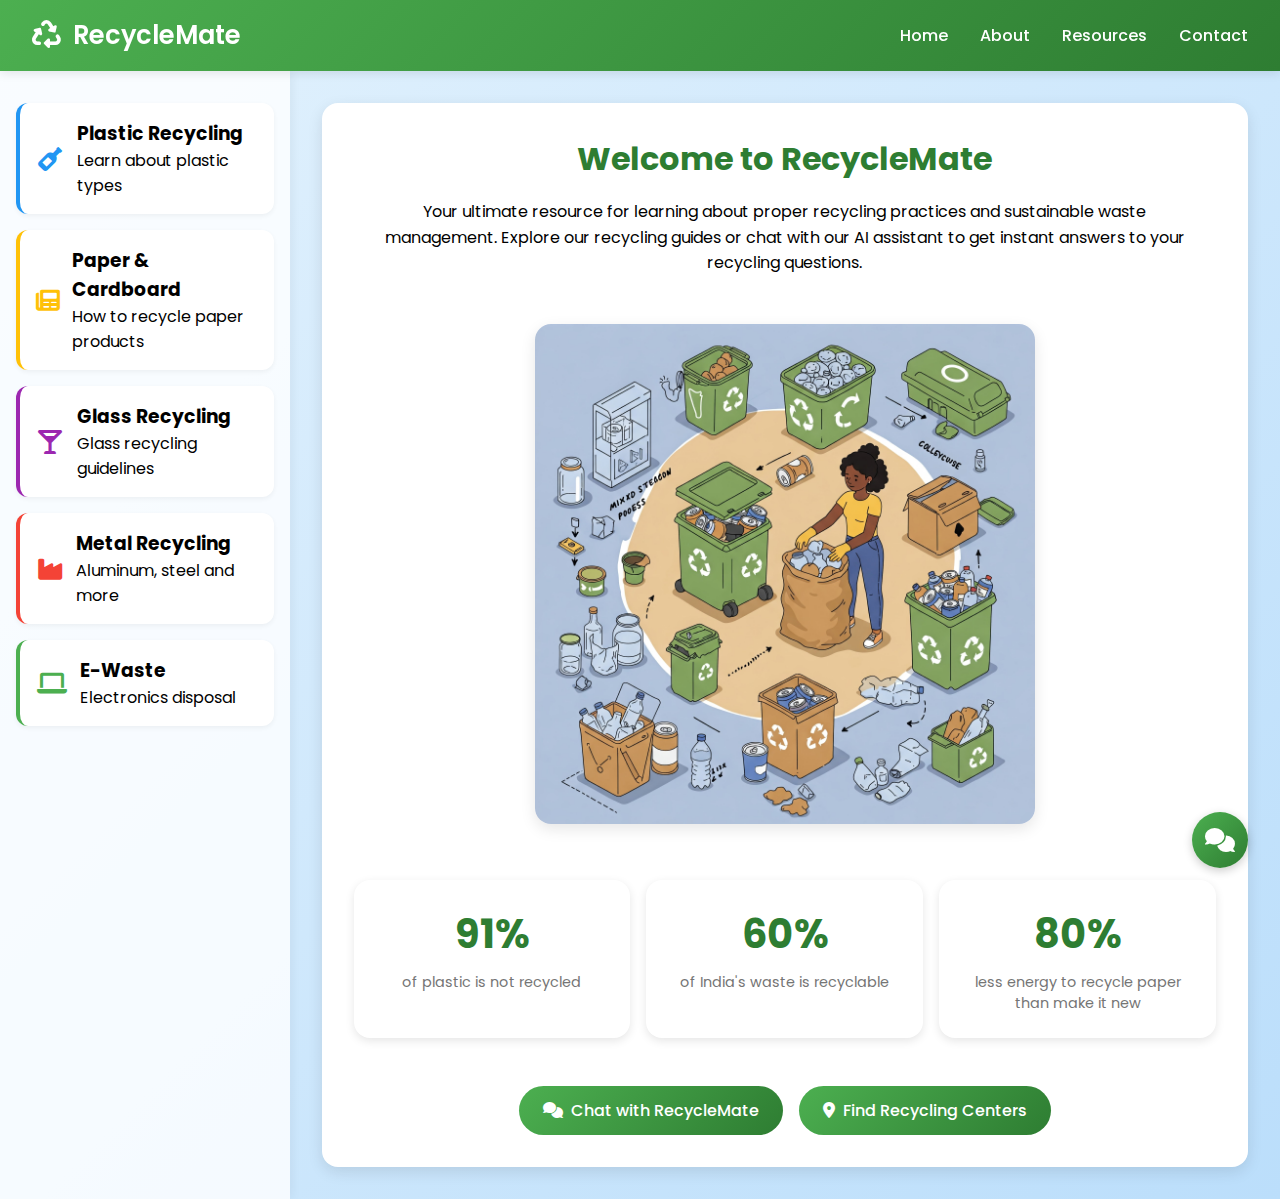
<file: Index.html>
<!DOCTYPE html>
<html lang="en">
<head>
    <meta charset="UTF-8">
    <meta name="viewport" content="width=device-width, initial-scale=1.0">
    <title>RecycleMate - Your Guide to Sustainable Recycling</title>
    <link href="https://fonts.googleapis.com/css2?family=Poppins:wght@300;400;500;600;700&display=swap" rel="stylesheet">
    <link rel="stylesheet" href="https://cdnjs.cloudflare.com/ajax/libs/font-awesome/6.0.0/css/all.min.css" integrity="sha512-9usAa10IRO0HhonpyAIVpjrylPvoDwiPUiKdWk5t3PyolY1cOd4DSE0Ga+ri4AuTroPR5aQvXU9xC6qOPnzFeg==" crossorigin="anonymous" referrerpolicy="no-referrer" />
    <link rel="stylesheet" href="style.css">
</head>
<body>
    <nav class="navbar">
        <a href="Index.html" class="logo">
            <i class="fas fa-recycle"></i>
            <h1>RecycleMate</h1>
        </a>
        <div class="nav-links">
            <a href="Index.html" class="active">Home</a>
            <a href="Aboutus.html">About</a>
            <a href="resources.html">Resources</a>
            <a href="contact.html">Contact</a>
        </div>
    </nav>
    
    <div class="main-container">
        <aside class="sidebar">
            <div class="recycling-category plastic" data-target="plastic-info">
                <i class="fas fa-wine-bottle" style="color: #2196F3;"></i>
                <div>
                    <h3>Plastic Recycling</h3>
                    <p>Learn about plastic types</p>
                </div>
            </div>
            <div class="recycling-category paper" data-target="paper-info">
                <i class="fas fa-newspaper" style="color: #FFC107;"></i>
                <div>
                    <h3>Paper & Cardboard</h3>
                    <p>How to recycle paper products</p>
                </div>
            </div>
            <div class="recycling-category glass" data-target="glass-info">
                <i class="fas fa-glass-martini-alt" style="color: #9C27B0;"></i>
                <div>
                    <h3>Glass Recycling</h3>
                    <p>Glass recycling guidelines</p>
                </div>
            </div>
            <div class="recycling-category metal" data-target="metal-info">
                <i class="fas fa-industry" style="color: #F44336;"></i>
                <div>
                    <h3>Metal Recycling</h3>
                    <p>Aluminum, steel and more</p>
                </div>
            </div>
            <div class="recycling-category electronics" data-target="electronics-info">
                <i class="fas fa-laptop" style="color: #4CAF50;"></i>
                <div>
                    <h3>E-Waste</h3>
                    <p>Electronics disposal</p>
                </div>
            </div>
        </aside>
        
        <main class="content-area">
            <section class="welcome-section">
                <h2>Welcome to RecycleMate</h2>
                <p>Your ultimate resource for learning about proper recycling practices and sustainable waste management. Explore our recycling guides or chat with our AI assistant to get instant answers to your recycling questions.</p>
                
                <div class="hero-image">
                    <img src="Image.jpg" alt="Recycling illustration">
                </div>
                
                <div class="statistics">
                    <div class="stat-item">
                        <div class="stat-number">91%</div>
                        <div class="stat-label">of plastic is not recycled</div>
                    </div>
                    <div class="stat-item">
                        <div class="stat-number">60%</div>
                        <div class="stat-label">of India's waste is recyclable</div>
                    </div>
                    <div class="stat-item">
                        <div class="stat-number">80%</div>
                        <div class="stat-label">less energy to recycle paper than make it new</div>
                    </div>
                </div>
                
                <div class="cta-buttons">
                    <a href="#" class="cta-button" id="show-chatbot">
                        <i class="fas fa-comments"></i> Chat with RecycleMate
                    </a>
                    <a href="Aboutus.html" class="cta-button">
                        <i class="fas fa-map-marker-alt"></i> Find Recycling Centers
                    </a>
                </div>
            </section>
            
            <!-- Plastic Info Section -->
            <section class="info-box" id="plastic-info">
                <h2><i class="fas fa-wine-bottle" style="color: #2196F3;"></i> Plastic Recycling Guide</h2>
                <p>Plastic recycling is crucial for reducing pollution and conserving resources. Different types of plastic require different recycling methods. Here's what you need to know:</p>
                
                <div class="recycling-types">
                    <div class="recycling-type">
                        <h3>#1 PET (Polyethylene Terephthalate)</h3>
                        <p>Used in: Water bottles, soda bottles, food containers</p>
                        <p>Recyclable: ✓ Widely accepted</p>
                        <p>Tips: Remove caps, rinse, and flatten</p>
                    </div>
                    
                    <div class="recycling-type">
                        <h3>#2 HDPE (High-Density Polyethylene)</h3>
                        <p>Used in: Milk jugs, detergent bottles, shampoo bottles</p>
                        <p>Recyclable: ✓ Widely accepted</p>
                        <p>Tips: Rinse thoroughly to remove residue</p>
                    </div>
                    
                    <div class="recycling-type">
                        <h3>#3 PVC (Polyvinyl Chloride)</h3>
                        <p>Used in: Pipes, window frames, wire insulation</p>
                        <p>Recyclable: ✗ Limited acceptance</p>
                        <p>Tips: Check with local facilities</p>
                    </div>
                    
                    <div class="recycling-type">
                        <h3>#4 LDPE (Low-Density Polyethylene)</h3>
                        <p>Used in: Plastic bags, squeeze bottles, food wrap</p>
                        <p>Recyclable: ✓ At special collection points</p>
                        <p>Tips: Return bags to grocery store collection points</p>
                    </div>
                    
                    <div class="recycling-type">
                        <h3>#5 PP (Polypropylene)</h3>
                        <p>Used in: Yogurt containers, medicine bottles, straws</p>
                        <p>Recyclable: ✓ Increasingly accepted</p>
                        <p>Tips: Check local guidelines</p>
                    </div>
                    
                    <div class="recycling-type">
                        <h3>#6 PS (Polystyrene)</h3>
                        <p>Used in: Foam cups, takeout containers, packing peanuts</p>
                        <p>Recyclable: ✗ Rarely accepted</p>
                        <p>Tips: Look for specialized recycling programs</p>
                    </div>
                    
                    <div class="recycling-type">
                        <h3>#7 Other</h3>
                        <p>Used in: Various products including bioplastics</p>
                        <p>Recyclable: ✗ Varies widely</p>
                        <p>Tips: Check manufacturer guidelines</p>
                    </div>
                </div>
                
                <h3>General Plastic Recycling Tips:</h3>
                <ul>
                    <li>Always clean and dry plastic containers before recycling</li>
                    <li>Remove all non-plastic components (labels are usually OK)</li>
                    <li>Check with your local recycling program about accepted plastics</li>
                    <li>Consider reducing plastic use with reusable alternatives</li>
                </ul>
            </section>
            
            <!-- Paper Info Section -->
            <section class="info-box" id="paper-info">
                <h2><i class="fas fa-newspaper" style="color: #FFC107;"></i> Paper & Cardboard Recycling</h2>
                <p>Paper is one of the most successfully recycled materials, with recycling rates over 60% in many countries. Proper paper recycling can save trees, water, and energy.</p>
                
                <div class="recycling-types">
                    <div class="recycling-type">
                        <h3>Cardboard Boxes</h3>
                        <p>Recyclable: ✓ Highly recyclable</p>
                        <p>Tips: Remove tape, flatten boxes, keep dry</p>
                    </div>
                    
                    <div class="recycling-type">
                        <h3>Newspapers & Magazines</h3>
                        <p>Recyclable: ✓ Easily recycled</p>
                        <p>Tips: Remove plastic wrapping, keep clean</p>
                    </div>
                    
                    <div class="recycling-type">
                        <h3>Office Paper</h3>
                        <p>Recyclable: ✓ Highly recyclable</p>
                        <p>Tips: Remove staples, paper clips and plastic folders</p>
                    </div>
                    
                    <div class="recycling-type">
                        <h3>Food-Contaminated Paper</h3>
                        <p>Recyclable: ✗ Not recyclable</p>
                        <p>Tips: Pizza boxes with grease stains should be composted</p>
                    </div>
                </div>
                
                <h3>Paper Recycling Tips:</h3>
                <ul>
                    <li>Keep paper dry and clean - contaminated paper reduces recyclability</li>
                    <li>Remove any non-paper attachments like plastic windows in envelopes</li>
                    <li>Shredded paper can sometimes be recycled but check local guidelines</li>
                    <li>Paper with foil or plastic coating (like some gift wrap) often cannot be recycled</li>
                </ul>
            </section>
            
            <!-- Glass Info Section -->
            <section class="info-box" id="glass-info">
                <h2><i class="fas fa-glass-martini-alt" style="color: #9C27B0;"></i> Glass Recycling</h2>
                <p>Glass is 100% recyclable and can be recycled endlessly without loss in quality or purity. Recycling glass reduces consumption of raw materials, extends the life of equipment, and saves energy.</p>
                
                <div class="recycling-types">
                    <div class="recycling-type">
                        <h3>Food Jars & Bottles</h3>
                        <p>Recyclable: ✓ Highly recyclable</p>
                        <p>Tips: Rinse thoroughly, remove lids and corks</p>
                    </div>
                    
                    <div class="recycling-type">
                        <h3>Colored Glass</h3>
                        <p>Recyclable: ✓ Recyclable but sometimes separated</p>
                        <p>Tips: Some programs require separation by color</p>
                    </div>
                    
                    <div class="recycling-type">
                        <h3>Window Glass</h3>
                        <p>Recyclable: ✗ Not usually recyclable in standard programs</p>
                        <p>Tips: Requires specialized recycling</p>
                    </div>
                    
                    <div class="recycling-type">
                        <h3>Drinking Glasses & Cookware</h3>
                        <p>Recyclable: ✗ Not recyclable in standard programs</p>
                        <p>Tips: Different melting point than container glass</p>
                    </div>
                </div>
                
                <h3>Glass Recycling Tips:</h3>
                <ul>
                    <li>Always rinse glass containers to remove food residue</li>
                    <li>No need to remove labels - they burn off during recycling</li>
                    <li>Keep different colored glass separate if your program requires it</li>
                    <li>Don't include non-container glass like lightbulbs or mirrors</li>
                </ul>
            </section>
            
            <!-- Metal Info Section -->
            <section class="info-box" id="metal-info">
                <h2><i class="fas fa-industry" style="color: #F44336;"></i> Metal Recycling</h2>
                <p>Metals are valuable recyclable materials that can be recycled indefinitely without degrading their properties. Recycling metal saves significant energy compared to mining and refining new metal.</p>
                
                <div class="recycling-types">
                    <div class="recycling-type">
                        <h3>Aluminum Cans</h3>
                        <p>Recyclable: ✓ Highly recyclable and valuable</p>
                        <p>Tips: Rinse and crush to save space</p>
                    </div>
                    
                    <div class="recycling-type">
                        <h3>Steel Food Cans</h3>
                        <p>Recyclable: ✓ Widely accepted</p>
                        <p>Tips: Rinse thoroughly, labels can stay on</p>
                    </div>
                    
                    <div class="recycling-type">
                        <h3>Aluminum Foil & Trays</h3>
                        <p>Recyclable: ✓ Recyclable if clean</p>
                        <p>Tips: Make sure it's clean and balled up</p>
                    </div>
                    
                    <div class="recycling-type">
                        <h3>Scrap Metal</h3>
                        <p>Recyclable: ✓ Valuable for recycling</p>
                        <p>Tips: Take to specialized centers or scrap yards</p>
                    </div>
                </div>
                
                <h3>Metal Recycling Tips:</h3>
                <ul>
                    <li>Use a magnet to distinguish between ferrous (magnetic) and non-ferrous metals</li>
                    <li>Large metal items should be taken to specialized recycling centers</li>
                    <li>Check if aerosol cans need to be empty before recycling</li>
                    <li>Metal bottle caps can often be recycled with other metal items</li>
                </ul>
            </section>
            
            <!-- Electronics Info Section -->
            <section class="info-box" id="electronics-info">
                <h2><i class="fas fa-laptop" style="color: #4CAF50;"></i> Electronics Recycling</h2>
                <p>Electronic waste (e-waste) contains valuable materials as well as hazardous components. Proper recycling prevents toxic elements from harming the environment while recovering useful materials.</p>
                
                <div class="recycling-types">
                    <div class="recycling-type">
                        <h3>Computers & Laptops</h3>
                        <p>Recyclable: ✓ Through specialized e-waste recycling</p>
                        <p>Tips: Wipe data before recycling</p>
                    </div>
                    
                    <div class="recycling-type">
                        <h3>Mobile Phones</h3>
                        <p>Recyclable: ✓ High value for recycling</p>
                        <p>Tips: Many retailers offer take-back programs</p>
                    </div>
                    
                    <div class="recycling-type">
                        <h3>Batteries</h3>
                        <p>Recyclable: ✓ Must be recycled properly</p>
                        <p>Tips: Never throw in regular trash; use specialized collection points</p>
                    </div>
                    
                    <div class="recycling-type">
                        <h3>Large Appliances</h3>
                        <p>Recyclable: ✓ Through specific programs</p>
                        <p>Tips: Retailers often provide recycling when delivering new appliances</p>
                    </div>
                </div>
                
                <h3>E-Waste Recycling Tips:</h3>
                <ul>
                    <li>Never dispose of electronics in regular trash</li>
                    <li>Look for electronics recycling events in your community</li>
                    <li>Some manufacturers and retailers offer take-back programs</li>
                    <li>Consider donating working electronics to extend their useful life</li>
                    <li>Be sure to erase personal data before recycling or donating</li>
                </ul>
            </section>
        </main>
    </div>
    
    <div id="chat-container">
        <div id="chat-header">
            <i class="fas fa-recycle"></i>
            <h1>Recycle Mate</h1>
        </div>
        <div id="message-area">
            </div>
        <div id="eco-tip">
            <i class="fas fa-leaf"></i>
            <span id="tip-text">Tip: Rinse containers before recycling to reduce contamination.</span>
        </div>
        <div class="input-area">
            <input type="text" id="user-input" placeholder="Ask about recycling..." autocomplete="off">
            <button id="send-button">
                <i class="fas fa-paper-plane"></i>
            </button>
        </div>
    </div>

    <!-- Chatbot Toggle Button -->
    <button class="chatbot-toggle" id="chatbot-toggle">
        <i class="fas fa-comments"></i>
    </button>

    <script>
    // Toggle Chatbot Visibility
    document.getElementById('chatbot-toggle').addEventListener('click', function() {
        const chatContainer = document.getElementById('chat-container');
        if (chatContainer.style.display === 'none' || chatContainer.style.display === '') {
            chatContainer.style.display = 'flex';
            chatContainer.style.flexDirection = 'column';
        } else {
            chatContainer.style.display = 'none';
        }
    });
    
    document.getElementById('show-chatbot').addEventListener('click', function(e) {
        e.preventDefault();
        const chatContainer = document.getElementById('chat-container');
        chatContainer.style.display = 'flex';
        chatContainer.style.flexDirection = 'column';
    });
    
    // Handle category selection
    const categories = document.querySelectorAll('.recycling-category');
    const infoBoxes = document.querySelectorAll('.info-box');
    
    categories.forEach(category => {
        category.addEventListener('click', function() {
            // Get the target info box id
            const targetId = this.getAttribute('data-target');
            
            // Remove active class from all categories and add to clicked one
            categories.forEach(cat => cat.classList.remove('active'));
            this.classList.add('active');
            
            // Hide all info boxes
            infoBoxes.forEach(box => box.classList.remove('active'));
            
            // Show the targeted info box
            document.getElementById(targetId).classList.add('active');
            
            // Smooth scroll to the info section on mobile
            if (window.innerWidth < 1024) {
                document.getElementById(targetId).scrollIntoView({
                    behavior: 'smooth'
                });
            }
        });
    });



            // script.js
            const chatMessages = document.getElementById("message-area");
        const userInput = document.getElementById("user-input");
        const sendButton = document.getElementById("send-button");
        const ecoTip = document.getElementById("tip-text");

        // Array of eco tips to display randomly
        const ecoTips = [
            "Rinse containers before recycling to reduce contamination.",
            "Remove caps from plastic bottles before recycling.",
            "Flatten cardboard boxes to save space in recycling bins.",
            "Paper with food stains (like pizza boxes) can't be recycled.",
            "Look for the recycling symbol and number on plastic items.",
            "Glass is 100% recyclable and can be recycled endlessly.",
            "Batteries should be taken to special recycling points.",
            "Plastic bags can't go in regular recycling - return to grocery stores.",
            "Consider composting food waste to reduce landfill use.",
            "Buy products made from recycled materials to close the loop."
        ];

        // Function to show a random eco tip
        function showRandomTip() {
            const randomIndex = Math.floor(Math.random() * ecoTips.length);
            ecoTip.textContent = ecoTips[randomIndex];
        }

        // Show initial random tip
        showRandomTip();
        
        // Change tip every 15 seconds
        setInterval(showRandomTip, 15000);

        // Function to get current time for message timestamps
        function getCurrentTime() {
            const now = new Date();
            return now.toLocaleTimeString([], { hour: '2-digit', minute: '2-digit' });
        }

        // Display the initial bot greeting message when the script loads
        document.addEventListener('DOMContentLoaded', () => {
            const currentTime = getCurrentTime();
            const initialMessage = `
                <div class="bot-greeting">
                    <strong>Recyclo:</strong> Hello! I'm your recycling assistant. Ask me anything about recycling, waste reduction, or environmental practices.
                    <div class="message-time">${currentTime}</div>
                </div>
            `;
            displayMessage(initialMessage, "bot");
        });

        // Function to show typing indicator
        function showTypingIndicator() {
            const typingIndicator = document.createElement("div");
            typingIndicator.id = "typing-indicator";
            typingIndicator.classList.add("bot-message");
            typingIndicator.style.background = "#E8F5E9";
            typingIndicator.style.color = "#2E7D32";
            typingIndicator.innerHTML = `
                <div class="typing-indicator">
                    <div class="typing-dot"></div>
                    <div class="typing-dot"></div>
                    <div class="typing-dot"></div>
                </div>
            `;
            chatMessages.appendChild(typingIndicator);
            chatMessages.scrollTop = chatMessages.scrollHeight;
            return typingIndicator;
        }

        // Function to remove typing indicator
        function removeTypingIndicator() {
            const indicator = document.getElementById("typing-indicator");
            if (indicator) {
                indicator.remove();
            }
        }

        // Function to send a message to the Gemini Flash API and handle the response
        async function sendMessageToGeminiAPI(message) {
            const apiKey = ""; // Replace with your actual API key
            const geminiUrl = ""; // url
            const requestBody = {
                contents: [
                    {
                        parts: [
                            { text: `You are Recycle Buddy, a helpful and knowledgeable recycling assistant. 
                            Please provide accurate, concise information about recycling, waste management, 
                            and environmental sustainability. Keep answers focused on recycling topics. 
                            If asked something unrelated to recycling or environmentalism, politely redirect 
                            the conversation back to recycling topics. User query: ${message}` }
                        ]
                    }
                ]
            };

            try {
                const response = await fetch(`${geminiUrl}?key=${apiKey}`, {
                    method: "POST",
                    headers: {
                        "Content-Type": "application/json"
                    },
                    body: JSON.stringify(requestBody)
                });

                if (!response.ok) {
                    const errorData = await response.json();
                    console.error("API Error:", errorData);
                    throw new Error(`API Error: ${response.status} - ${errorData?.error?.message || response.statusText}`);
                }

                const data = await response.json();
                console.log("API Response:", data); // Debugging step

                // Check if the response structure is valid
                const botResponse = data?.candidates?.[0]?.content?.parts?.map(part => part.text).join(" ") || "No response received.";

                // Enhanced formatting:
                let formattedResponse = botResponse
                    .split('\n\n')
                    .map(paragraph => `<p>${paragraph}</p>`)
                    .join('');

                // Basic bolding
                formattedResponse = formattedResponse.replace(/\*\*(.*?)\*\*/g, '<strong>$1</strong>');

                // Basic italicizing
                formattedResponse = formattedResponse.replace(/\*(.*?)\*/g, '<em>$1</em>');

                // Basic list handling (for unordered lists)
                if (formattedResponse.match(/^-\s(.*?)$/gm)) {
                    const listItems = formattedResponse.match(/^-\s(.*?)$/gm).map(item => `<li>${item.substring(2)}</li>`).join('');
                    formattedResponse = formattedResponse.replace(/^-\s(.*?)$/gm, '');
                    formattedResponse += `<ul>${listItems}</ul>`;
                }

                // Basic ordered list handling
                if (formattedResponse.match(/^(\d+)\.\s(.*?)$/gm)) {
                    const listItems = formattedResponse.match(/^(\d+)\.\s(.*?)$/gm).map(item => `<li>${item.substring(item.indexOf('.') + 2)}</li>`).join('');
                    formattedResponse = formattedResponse.replace(/^(\d+)\.\s(.*?)$/gm, '');
                    formattedResponse += `<ol>${listItems}</ol>`;
                }

                // Basic link handling:
                const linkedResponse = formattedResponse.replace(/(https?:\/\/[^\s]+)/g, '<a href="$1" target="_blank">$1</a>');

                const currentTime = getCurrentTime();
                return `<div class="bot-message-content">
                            <strong>Recyclo:</strong> ${linkedResponse}
                            <div class="message-time">${currentTime}</div>
                         </div>`;

            } catch (error) {
                console.error("Error communicating with Gemini API:", error);
                const currentTime = getCurrentTime();
                return `<div class="bot-error">
                            Sorry, I encountered an issue while processing your request. Please try again later.
                            <div class="message-time">${currentTime}</div>
                         </div>`;
            }
        }

        // Function to display a message in the chat window
        function displayMessage(messageHTML, sender = "user") {
            const messageElement = document.createElement("div");
            messageElement.classList.add(sender === "user" ? "user-message" : "bot-message");
            messageElement.innerHTML = messageHTML;
            chatMessages.appendChild(messageElement);
            chatMessages.scrollTop = chatMessages.scrollHeight;
        }

        // Function to handle user input and send it to the API
        async function handleUserInput() {
            const message = userInput.value.trim();

            if (message === "") return; // Ignore empty input

            // Display user message with timestamp
            const currentTime = getCurrentTime();
            displayMessage(`<div class="user-message-content">${message}</div><div class="message-time">${currentTime}</div>`, "user");
            
            userInput.value = ""; // Clear input field
            
            // Show typing indicator
            const typingIndicator = showTypingIndicator();
            
            // Add slight delay to simulate typing
            setTimeout(async () => {
                // Remove typing indicator
                removeTypingIndicator();
                
                // Fetch and display bot response
                const botResponseHTML = await sendMessageToGeminiAPI(message);
                displayMessage(botResponseHTML, "bot");
                
                // Show a new random tip
                showRandomTip();
            }, 1000 + Math.random() * 1000); // Random delay between 1-2 seconds
        }

        // Add event listeners to handle sending messages
        sendButton.addEventListener("click", handleUserInput);

        // Enable sending messages with the 'Enter' key
        userInput.addEventListener("keypress", (e) => {
            if (e.key === "Enter") {
                handleUserInput();
            }
        });

        // Focus input field on page load
        window.onload = function() {
            userInput.focus();
        };
</script>
</body>
</html>
</file>
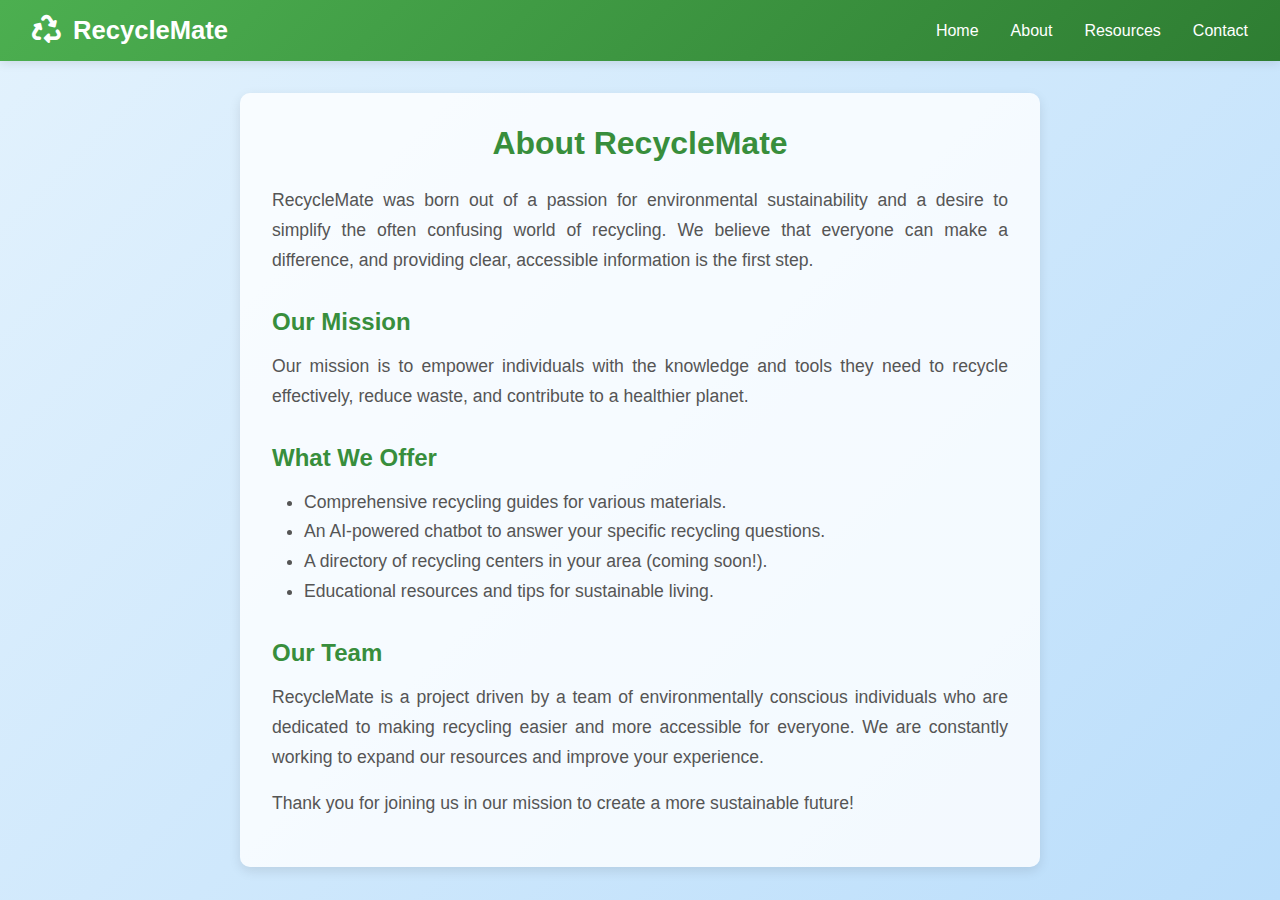
<file: Aboutus.html>
<!DOCTYPE html>
<html lang="en">
<head>
    <meta charset="UTF-8">
    <meta name="viewport" content="width=device-width, initial-scale=1.0">
    <title>About Us - RecycleMate</title>
    <link rel="stylesheet" href="a_style.css">
    <link rel="stylesheet" href="https://cdnjs.cloudflare.com/ajax/libs/font-awesome/6.0.0-beta3/css/all.min.css">
</head>
<body>
    <nav class="navbar">
        <a href="Index.html" class="logo">
            <i class="fas fa-recycle"></i>
            <h1>RecycleMate</h1>
        </a>
        <div class="nav-links">
            <a href="Index.html">Home</a>
            <a href="Aboutus.html" class="active">About</a>
            <a href="resources.html">Resources</a>
            <a href="contact.html">Contact</a>
        </div>
    </nav>

    <div class="main-container">
        <main class="content-area">
            <section class="about-us-section">
                <h2>About RecycleMate</h2>
                <p>RecycleMate was born out of a passion for environmental sustainability and a desire to simplify the often confusing world of recycling. We believe that everyone can make a difference, and providing clear, accessible information is the first step.</p>

                <h3>Our Mission</h3>
                <p>Our mission is to empower individuals with the knowledge and tools they need to recycle effectively, reduce waste, and contribute to a healthier planet.</p>

                <h3>What We Offer</h3>
                <ul>
                    <li>Comprehensive recycling guides for various materials.</li>
                    <li>An AI-powered chatbot to answer your specific recycling questions.</li>
                    <li>A directory of recycling centers in your area (coming soon!).</li>
                    <li>Educational resources and tips for sustainable living.</li>
                </ul>

                <h3>Our Team</h3>
                <p>RecycleMate is a project driven by a team of environmentally conscious individuals who are dedicated to making recycling easier and more accessible for everyone. We are constantly working to expand our resources and improve your experience.</p>

                <p>Thank you for joining us in our mission to create a more sustainable future!</p>
            </section>
        </main>
    </div>

    </body>
</html>
</file>
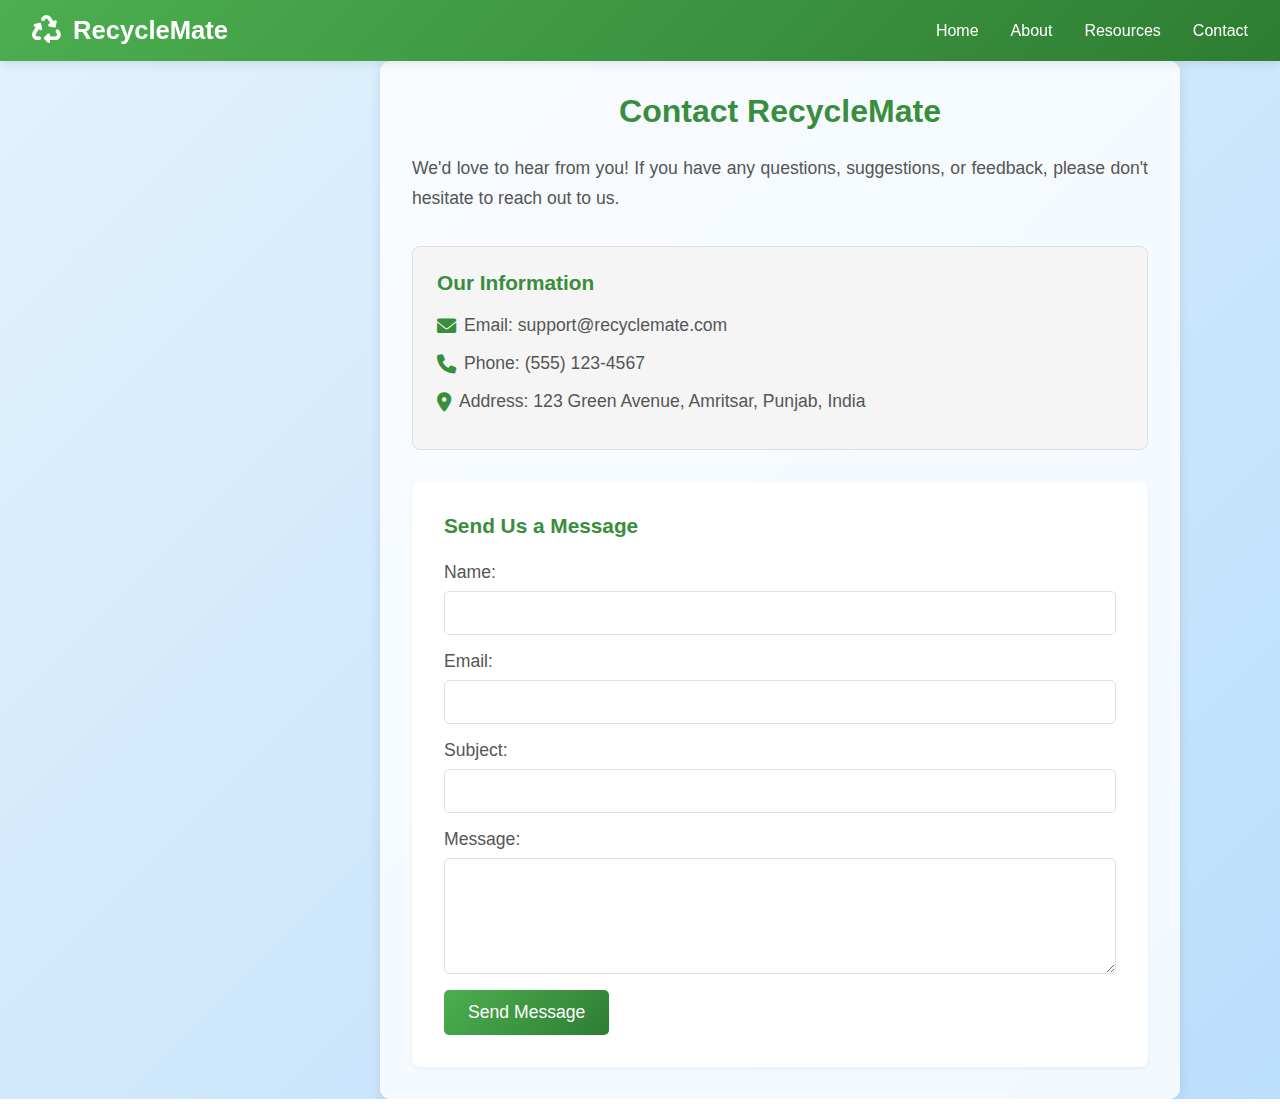
<file: contact.html>
<!DOCTYPE html>
<html lang="en">
<head>
    <meta charset="UTF-8">
    <meta name="viewport" content="width=device-width, initial-scale=1.0">
    <title>Contact Us - RecycleMate</title>
    <link rel="stylesheet" href="c_style.css"> 
    <link rel="stylesheet" href="https://cdnjs.cloudflare.com/ajax/libs/font-awesome/6.0.0-beta3/css/all.min.css">
</head>
<body>
    <nav class="navbar">
        <a href="Index.html" class="logo">
            <i class="fas fa-recycle"></i>
            <h1>RecycleMate</h1>
        </a>
        <div class="nav-links">
            <a href="index.html">Home</a>
            <a href="Aboutus.html">About</a>
            <a href="resources.html">Resources</a>
            <a href="contact.html" class="active">Contact</a>
        </div>
    </nav>

    <div class="main-container">
        <main class="content-area">
            <section class="contact-us-section">
                <h2>Contact RecycleMate</h2>
                <p>We'd love to hear from you! If you have any questions, suggestions, or feedback, please don't hesitate to reach out to us.</p>

                <div class="contact-info">
                    <h3>Our Information</h3>
                    <p><i class="fas fa-envelope"></i> Email: support@recyclemate.com</p>
                    <p><i class="fas fa-phone"></i> Phone: (555) 123-4567</p>
                    <p><i class="fas fa-map-marker-alt"></i> Address: 123 Green Avenue, Amritsar, Punjab, India</p>
                </div>

                <div class="contact-form">
                    <h3>Send Us a Message</h3>
                    <form action="contact_back.php" method="POST" onsubmit="return submitForm()">
                        <div class="form-group">
                            <label for="name">Name:</label>
                            <input type="text" id="name" name="name" required>
                        </div>
                        <div class="form-group">
                            <label for="email">Email:</label>
                            <input type="email" id="email" name="email" required>
                        </div>
                        <div class="form-group">
                            <label for="subject">Subject:</label>
                            <input type="text" id="subject" name="subject">
                        </div>
                        <div class="form-group">
                            <label for="message">Message:</label>
                            <textarea id="message" name="message" rows="5" required></textarea>
                        </div>
                        <button type="submit" class="cta-button">Send Message</button>
                    </form>
                </div>
            </section>
        </main>
    </div>

    <div id="custom-alert" style="display: none;">
  <div class="alert-content">
    <span id="alert-message"></span>
    <button id="alert-close">OK</button>
  </div>
</div>

    <script>
        function submitForm() {
            alert("Thank you for submitting the form! We will get back to you soon.");
            return true;
        }
    </script>

</body>
</html>
</file>
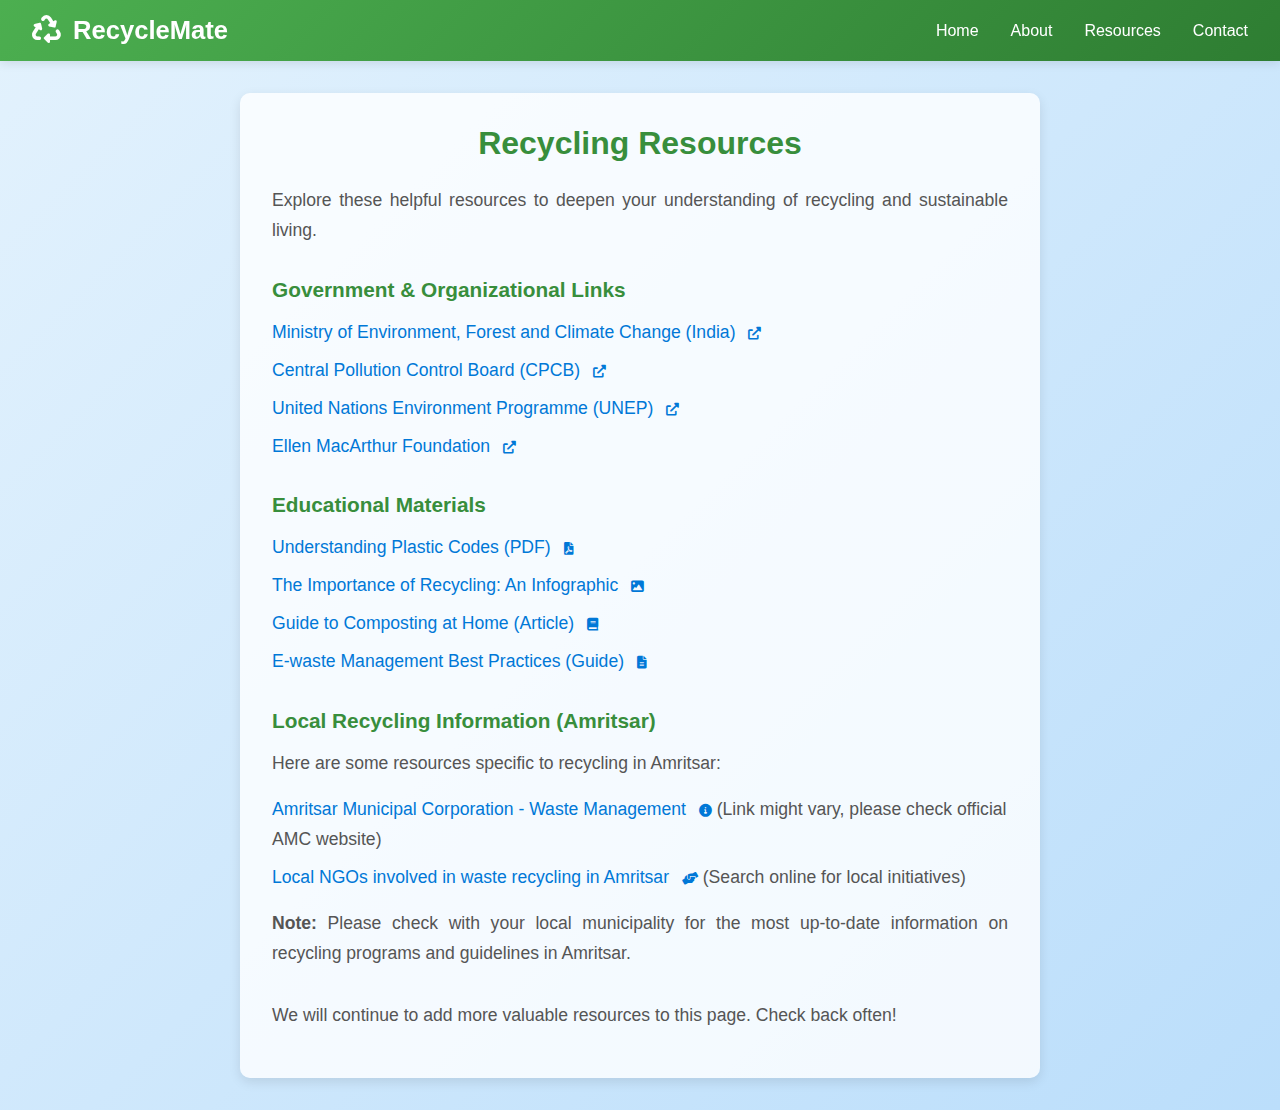
<file: resources.html>
<!DOCTYPE html>
<html lang="en">
<head>
    <meta charset="UTF-8">
    <meta name="viewport" content="width=device-width, initial-scale=1.0">
    <title>Resources - RecycleMate</title>
    <link rel="stylesheet" href="r_style.css"> <link rel="stylesheet" href="https://cdnjs.cloudflare.com/ajax/libs/font-awesome/6.0.0-beta3/css/all.min.css">
</head>
<body>
    <nav class="navbar">
        <a href="Index.html" class="logo">
            <i class="fas fa-recycle"></i>
            <h1>RecycleMate</h1>
        </a>
        <div class="nav-links">
            <a href="Index.html">Home</a>
            <a href="Aboutus.html">About</a>
            <a href="resources.html" class="active">Resources</a>
            <a href="contact.html">Contact</a>
        </div>
    </nav>

    <div class="main-container">
        <main class="content-area">
            <section class="resources-section">
                <h2>Recycling Resources</h2>
                <p>Explore these helpful resources to deepen your understanding of recycling and sustainable living.</p>

                <div class="resource-category">
                    <h3>Government & Organizational Links</h3>
                    <ul>
                        <li><a href="https://www.india.gov.in/topics/environment-forest-and-climate-change" target="_blank">Ministry of Environment, Forest and Climate Change (India) <i class="fas fa-external-link-alt"></i></a></li>
                        <li><a href="https://cpcb.nic.in/" target="_blank">Central Pollution Control Board (CPCB) <i class="fas fa-external-link-alt"></i></a></li>
                        <li><a href="https://unep.org/" target="_blank">United Nations Environment Programme (UNEP) <i class="fas fa-external-link-alt"></i></a></li>
                        <li><a href="https://www.ellenmacarthurfoundation.org/" target="_blank">Ellen MacArthur Foundation <i class="fas fa-external-link-alt"></i></a></li>
                    </ul>
                </div>

                <div class="resource-category">
                    <h3>Educational Materials</h3>
                    <ul>
                        <li><a href="#">Understanding Plastic Codes (PDF) <i class="fas fa-file-pdf"></i></a></li>
                        <li><a href="#">The Importance of Recycling: An Infographic <i class="fas fa-image"></i></a></li>
                        <li><a href="#">Guide to Composting at Home (Article) <i class="fas fa-book"></i></a></li>
                        <li><a href="#">E-waste Management Best Practices (Guide) <i class="fas fa-file-alt"></i></a></li>
                    </ul>
                </div>

                <div class="resource-category">
                    <h3>Local Recycling Information (Amritsar)</h3>
                    <p>Here are some resources specific to recycling in Amritsar:</p>
                    <ul>
                        <li><a href="#">Amritsar Municipal Corporation - Waste Management <i class="fas fa-info-circle"></i></a> (Link might vary, please check official AMC website)</li>
                        <li><a href="#">Local NGOs involved in waste recycling in Amritsar <i class="fas fa-hands-helping"></i></a> (Search online for local initiatives)</li>
                    </ul>
                    <p><strong>Note:</strong> Please check with your local municipality for the most up-to-date information on recycling programs and guidelines in Amritsar.</p>
                </div>

                <p>We will continue to add more valuable resources to this page. Check back often!</p>
            </section>
        </main>
    </div>

    </body>
</html>
</file>
<file: style.css>
* {
    margin: 0;
    padding: 0;
    box-sizing: border-box;
}

body {
    background: linear-gradient(135deg, #E3F2FD 0%, #BBDEFB 100%);
    font-family: 'Poppins', sans-serif;
    min-height: 100vh;
    overflow-x: hidden;
}

/* Navbar Styles */
.navbar {
    background: linear-gradient(135deg, #4CAF50 0%, #2E7D32 100%);
    padding: 1rem 2rem;
    display: flex;
    justify-content: space-between;
    align-items: center;
    box-shadow: 0 2px 10px rgba(0, 0, 0, 0.1);
    position: sticky;
    top: 0;
    z-index: 100;
}

.logo {
    display: flex;
    align-items: center;
    gap: 0.75rem;
    color: white;
    text-decoration: none;
}

.logo i {
    font-size: 1.8rem;
    animation: spin 10s linear infinite;
}

.logo h1 {
    font-size: 1.6rem;
    font-weight: 600;
}

.nav-links {
    display: flex;
    gap: 2rem;
}

.nav-links a {
    color: white;
    text-decoration: none;
    font-weight: 500;
    transition: all 0.3s ease;
    position: relative;
}

.nav-links a:hover {
    color: #E8F5E9;
}

.nav-links a::after {
    content: '';
    position: absolute;
    width: 0;
    height: 2px;
    background: #E8F5E9;
    bottom: -5px;
    left: 0;
    transition: width 0.3s ease;
}

.nav-links a:hover::after {
    width: 100%;
}

/* Main Content Styles */
.main-container {
    display: flex;
    min-height: calc(100vh - 69px);
}

/* Sidebar Styles */
.sidebar {
    background-color: rgba(255, 255, 255, 0.8);
    width: 300px;
    padding: 2rem 1rem;
    box-shadow: 2px 0 10px rgba(0, 0, 0, 0.05);
    display: flex;
    flex-direction: column;
    gap: 1rem;
}

.recycling-category {
    background: white;
    border-radius: 0.75rem;
    padding: 1rem;
    cursor: pointer;
    transition: all 0.3s ease;
    box-shadow: 0 2px 5px rgba(0, 0, 0, 0.05);
    display: flex;
    align-items: center;
    gap: 0.75rem;
    border-left: 4px solid transparent;
}

.recycling-category i {
    font-size: 1.5rem;
    width: 2rem;
    text-align: center;
}

.recycling-category.plastic {
    border-left-color: #2196F3;
}

.recycling-category.paper {
    border-left-color: #FFC107;
}

.recycling-category.glass {
    border-left-color: #9C27B0;
}

.recycling-category.metal {
    border-left-color: #F44336;
}

.recycling-category.electronics {
    border-left-color: #4CAF50;
}

.recycling-category:hover {
    transform: translateY(-3px);
    box-shadow: 0 5px 15px rgba(0, 0, 0, 0.1);
}

.recycling-category.active {
    background: linear-gradient(135deg, #E3F2FD 0%, #BBDEFB 100%);
}

/* Content Area Styles */
.content-area {
    flex-grow: 1;
    padding: 2rem;
    display: flex;
    flex-direction: column;
    gap: 2rem;
}

.info-box {
    background-color: white;
    border-radius: 1rem;
    padding: 2rem;
    box-shadow: 0 5px 15px rgba(0, 0, 0, 0.1);
    display: none;
}

.info-box.active {
    display: block;
    animation: fadeIn 0.5s ease;
}

@keyframes fadeIn {
    from { opacity: 0; transform: translateY(10px); }
    to { opacity: 1; transform: translateY(0); }
}

.info-box h2 {
    font-size: 1.8rem;
    color: #2E7D32;
    margin-bottom: 1rem;
    display: flex;
    align-items: center;
    gap: 0.75rem;
}

.info-box p {
    margin-bottom: 1rem;
    line-height: 1.6;
}

.info-box ul {
    margin-left: 1.5rem;
    margin-bottom: 1rem;
}

.info-box li {
    margin-bottom: 0.5rem;
}

.recycling-types {
    display: flex;
    flex-wrap: wrap;
    gap: 1rem;
    margin: 1.5rem 0;
}

.recycling-type {
    background-color: #E8F5E9;
    border-radius: 0.5rem;
    padding: 1rem;
    width: calc(50% - 0.5rem);
    box-shadow: 0 2px 5px rgba(0, 0, 0, 0.05);
}

.recycling-type h3 {
    color: #2E7D32;
    margin-bottom: 0.5rem;
    font-size: 1.1rem;
}

/* Chatbot Container Styles */
.chatbot-container {
    margin-top: 1rem;
    display: flex;
    justify-content: center;
}

.chatbot-toggle {
    position: fixed;
    bottom: 2rem;
    right: 2rem;
    background: linear-gradient(135deg, #4CAF50 0%, #2E7D32 100%);
    color: white;
    border: none;
    border-radius: 50%;
    width: 3.5rem;
    height: 3.5rem;
    display: flex;
    align-items: center;
    justify-content: center;
    box-shadow: 0 3px 10px rgba(0, 0, 0, 0.2);
    cursor: pointer;
    z-index: 999;
    transition: all 0.3s ease;
}

.chatbot-toggle i {
    font-size: 1.5rem;
}

.chatbot-toggle:hover {
    transform: scale(1.1);
}

/* Welcome Section */
.welcome-section {
    display: flex;
    flex-direction: column;
    align-items: center;
    text-align: center;
    padding: 2rem;
    border-radius: 1rem;
    background-color: white;
    box-shadow: 0 5px 15px rgba(0, 0, 0, 0.1);
}

.welcome-section h2 {
    font-size: 2rem;
    color: #2E7D32;
    margin-bottom: 1rem;
}

.welcome-section p {
    margin-bottom: 1.5rem;
    max-width: 800px;
    line-height: 1.6;
}

.hero-image {
    width: 80%;
    max-width: 500px;
    margin: 1.5rem 0;
    border-radius: 1rem;
    overflow: hidden;
    box-shadow: 0 5px 15px rgba(0, 0, 0, 0.1);
}

.hero-image img {
    width: 100%;
    height: auto;
    display: block;
}

.cta-buttons {
    display: flex;
    gap: 1rem;
    margin-top: 1rem;
}

.cta-button {
    background: linear-gradient(135deg, #4CAF50 0%, #2E7D32 100%);
    color: white;
    padding: 0.75rem 1.5rem;
    border: none;
    border-radius: 2rem;
    font-weight: 500;
    cursor: pointer;
    transition: all 0.3s ease;
    text-decoration: none;
    display: inline-flex;
    align-items: center;
    gap: 0.5rem;
}

.cta-button:hover {
    transform: translateY(-3px);
    box-shadow: 0 5px 15px rgba(0, 0, 0, 0.2);
}

/* Statistics Section */
.statistics {
    display: flex;
    justify-content: space-around;
    gap: 1rem;
    margin: 2rem 0;
}

.stat-item {
    text-align: center;
    background-color: white;
    border-radius: 1rem;
    padding: 1.5rem;
    box-shadow: 0 3px 10px rgba(0, 0, 0, 0.1);
    flex: 1;
}

.stat-number {
    font-size: 2.5rem;
    font-weight: 700;
    color: #2E7D32;
    margin-bottom: 0.5rem;
}

.stat-label {
    font-size: 0.9rem;
    color: #757575;
}

/* Mobile Responsiveness */
@media (max-width: 1024px) {
    .main-container {
        flex-direction: column;
    }
    
    .sidebar {
        width: 100%;
        padding: 1rem;
        overflow-x: auto;
        display: flex;
        flex-direction: row;
        gap: 1rem;
    }
    
    .recycling-category {
        flex: 0 0 auto;
        min-width: 200px;
    }
    
    .recycling-type {
        width: 100%;
    }
}

@media (max-width: 768px) {
    .navbar {
        padding: 1rem;
    }
    
    .logo h1 {
        font-size: 1.2rem;
    }
    
    .nav-links {
        gap: 1rem;
    }
    
    .content-area {
        padding: 1rem;
    }
    
    .statistics {
        flex-direction: column;
    }
    
    .recycling-types {
        flex-direction: column;
    }
    
    .recycling-type {
        width: 100%;
    }
}

/* Chat Container */
#chat-container {
background-color: rgba(255, 255, 255, 0.9);
border-radius: 1.5rem;
box-shadow: 0 10px 30px rgba(0, 0, 0, 0.15), 0 1px 5px rgba(0, 0, 0, 0.1);
display: none; /* Initially hidden */
flex-direction: column;
width: 450px; /* Adjust width as needed */
max-width: 95%;
height: 550px; /* Adjust height as needed */
overflow: hidden;
position: fixed;
bottom: 6rem;
right: 2rem;
z-index: 1000;
animation: slideUp 0.3s ease;
}

#chat-header {
background: linear-gradient(135deg, #4CAF50 0%, #2E7D32 100%);
color: white;
text-align: center;
padding: 1.2rem;
border-bottom: 1px solid rgba(255, 255, 255, 0.2);
display: flex;
align-items: center;
justify-content: center;
gap: 0.75rem;
position: relative;
}

@keyframes slideUp {
    from { transform: translateY(20px); opacity: 0; }
    to { transform: translateY(0); opacity: 1; }
}

@keyframes spin {
    from { transform: rotate(0deg); }
    to { transform: rotate(360deg); }
}


#chat-header::after {
    content: "";
    position: absolute;
    bottom: -10px;
    left: 0;
    right: 0;
    height: 10px;
    background: linear-gradient(to bottom, rgba(0,0,0,0.05), transparent);
    z-index: 1;
}

#chat-header h1 {
    font-size: 1.6rem;
    font-weight: 600;
    margin: 0;
    letter-spacing: 0.5px;
}

#chat-header i {
    font-size: 1.8rem;
    animation: spin 10s linear infinite;
}

@keyframes spin {
    from { transform: rotate(0deg); }
    to { transform: rotate(360deg); }
}

#message-area {
    flex-grow: 1;
    padding: 1.5rem;
    overflow-y: auto;
    display: flex;
    flex-direction: column;
    gap: 1rem;
    background-image: url('data:image/svg+xml;utf8,<svg width="100" height="100" viewBox="0 0 100 100" xmlns="http://www.w3.org/2000/svg"><path d="M50 10L60 30L80 35L65 50L70 70L50 60L30 70L35 50L20 35L40 30L50 10Z" fill="none" stroke="%23E8F5E9" stroke-width="1"/></svg>');
    background-size: 150px;
    background-repeat: repeat;
    scroll-behavior: smooth;
}

.user-message {
    background: linear-gradient(135deg,rgb(25, 109, 158) 0%,rgb(43, 146, 237) 100%);
    color: white;
    padding: 0.9rem 1.2rem;
    border-radius: 1.2rem 1.2rem 0.3rem 1.2rem;
    align-self: flex-end;
    max-width: 80%;
    word-break: break-word;
    box-shadow: 0 2px 5px rgba(0, 0, 0, 0.1);
    animation: slideFromRight 0.3s ease;
    position: relative;
}

.bot-message {
    background: linear-gradient(135deg, #66BB6A 0%, #4CAF50 100%);
    color: white;
    padding: 0.9rem 1.2rem;
    border-radius: 1.2rem 1.2rem 1.2rem 0.3rem;
    align-self: flex-start;
    max-width: 80%;
    word-break: break-word;
    box-shadow: 0 2px 5px rgba(0, 0, 0, 0.1);
    animation: slideFromLeft 0.3s ease;
    position: relative;
}

.bot-greeting {
    background: linear-gradient(135deg, #66BB6A 0%, #4CAF50 100%);
    color: white;
    padding: 0.9rem 1.2rem;
    border-radius: 1.2rem 1.2rem 1.2rem 0.3rem;
    align-self: flex-start;
    max-width: 100%;
    word-break: break-word;
    box-shadow: 0 2px 5px rgba(0, 0, 0, 0.1);
    animation: slideFromLeft 0.3s ease;
    position: relative;
}

@keyframes slideFromRight {
    0% { transform: translateX(20px); opacity: 0; }
    100% { transform: translateX(0); opacity: 1; }
}

@keyframes slideFromLeft {
    0% { transform: translateX(-20px); opacity: 0; }
    100% { transform: translateX(0); opacity: 1; }
}

.input-area {
    display: flex;
    padding: 1.2rem;
    border-top: 1px solid rgba(0, 0, 0, 0.05);
    background-color: white;
    position: relative;
    z-index: 2;
}

.input-area::before {
    content: "";
    position: absolute;
    top: -10px;
    left: 0;
    right: 0;
    height: 10px;
    background: linear-gradient(to top, rgba(0,0,0,0.05), transparent);
    z-index: -1;
}

#user-input {
    flex-grow: 1;
    padding: 0.9rem 1.2rem;
    border: 1px solid #E0E0E0;
    border-radius: 2rem;
    margin-right: 0.7rem;
    font-size: 0.95rem;
    font-family: 'Poppins', sans-serif;
    box-shadow: 0 2px 5px rgba(0, 0, 0, 0.05);
    transition: border-color 0.3s, box-shadow 0.3s;
}

#user-input:focus {
    outline: none;
    border-color: #4CAF50;
    box-shadow: 0 2px 8px rgba(76, 175, 80, 0.25);
}

#user-input::placeholder {
    color: #9E9E9E;
}

#send-button {
    background: linear-gradient(135deg, #4CAF50 0%, #2E7D32 100%);
    color: white;
    border: none;
    border-radius: 50%;
    width: 3rem;
    height: 3rem;
    display: flex;
    align-items: center;
    justify-content: center;
    cursor: pointer;
    font-size: 1.1rem;
    transition: transform 0.2s, box-shadow 0.2s;
    box-shadow: 0 2px 5px rgba(0, 0, 0, 0.1);
}

#send-button:hover {
    transform: scale(1.05);
    box-shadow: 0 4px 10px rgba(0, 0, 0, 0.15);
}

#send-button:active {
    transform: scale(0.95);
}

.bot-message-content p, .bot-greeting strong {
    margin-top: 0;
    margin-bottom: 0.5rem;
}

.bot-message-content p:last-child {
    margin-bottom: 0;
}

.bot-message-content ul, .bot-message-content ol {
    padding-left: 1.5rem;
    margin-bottom: 0.5rem;
}

.bot-message-content li {
    margin-bottom: 0.25rem;
}

.bot-message-content a {
    color: #E8F5E9;
    text-decoration: underline;
    word-break: break-all;
}

.bot-error {
    background: linear-gradient(135deg, #EF5350 0%, #D32F2F 100%);
    color: white;
    padding: 0.9rem 1.2rem;
    border-radius: 1.2rem;
    align-self: flex-start;
    max-width: 80%;
    word-break: break-word;
    box-shadow: 0 2px 5px rgba(0, 0, 0, 0.1);
}

/* Message time indicators */
.message-time {
    font-size: 0.7rem;
    opacity: 0.7;
    margin-top: 0.3rem;
    text-align: right;
}

/* Typing indicator */
.typing-indicator {
    display: inline-flex;
    align-items: center;
    padding: 0.5rem 1rem;
    background-color: #E8F5E9;
    border-radius: 1rem;
    margin-bottom: 0.5rem;
}

.typing-dot {
    width: 8px;
    height: 8px;
    background-color: #4CAF50;
    border-radius: 50%;
    margin: 0 2px;
    animation: typingBounce 1.2s infinite ease-in-out;
}

.typing-dot:nth-child(1) { animation-delay: 0s; }
.typing-dot:nth-child(2) { animation-delay: 0.2s; }
.typing-dot:nth-child(3) { animation-delay: 0.4s; }

@keyframes typingBounce {
    0%, 60%, 100% { transform: translateY(0); }
    30% { transform: translateY(-5px); }
}

/* Eco tips section */
#eco-tip {
    padding: 0.75rem;
    margin: 0.5rem 1rem;
    background-color: #E8F5E9;
    border-radius: 0.75rem;
    font-size: 0.85rem;
    color: #2E7D32;
    position: relative;
    display: flex;
    align-items: center;
    border-left: 4px solid #4CAF50;
}

#eco-tip i {
    margin-right: 0.75rem;
    font-size: 1.2rem;
    color: #4CAF50;
}

/* Responsive adjustments */
@media (max-width: 480px) {
    #chat-container {
        height: 85vh;
        width: 95%;
    }
    
    .user-message, .bot-message, .bot-greeting {
        max-width: 90%;
    }
}
</file>
<file: a_style.css>
* {
    margin: 0;
    padding: 0;
    box-sizing: border-box;
}

body {
    background: linear-gradient(135deg, #E3F2FD 0%, #BBDEFB 100%);
    font-family: 'Poppins', sans-serif;
    min-height: 100vh;
    overflow-x: hidden;
}

/* Navbar Styles */
.navbar {
    background: linear-gradient(135deg, #4CAF50 0%, #2E7D32 100%);
    padding: 1rem 2rem;
    display: flex;
    justify-content: space-between;
    align-items: center;
    box-shadow: 0 2px 10px rgba(0, 0, 0, 0.1);
    position: sticky;
    top: 0;
    z-index: 100;
}

.logo {
    display: flex;
    align-items: center;
    gap: 0.75rem;
    color: white;
    text-decoration: none;
}

.logo i {
    font-size: 1.8rem;
    animation: spin 10s linear infinite;
}

.logo h1 {
    font-size: 1.6rem;
    font-weight: 600;
}

.nav-links {
    display: flex;
    gap: 2rem;
}

.nav-links a {
    color: white;
    text-decoration: none;
    font-weight: 500;
    transition: all 0.3s ease;
    position: relative;
}

.nav-links a:hover {
    color: #E8F5E9;
}

.nav-links a::after {
    content: '';
    position: absolute;
    width: 0;
    height: 2px;
    background: #E8F5E9;
    bottom: -5px;
    left: 0;
    transition: width 0.3s ease;
}

.nav-links a:hover::after {
    width: 100%;
}



/* Main Content Styles */
.main-container {
    display: flex;
    min-height: calc(100vh - 69px); /* Adjusted to account for navbar height */
}

/* Sidebar Styles (Assuming you might use it on other pages) */
.sidebar {
    background-color: rgba(255, 255, 255, 0.8);
    width: 300px;
    padding: 2rem 1rem;
    box-shadow: 2px 0 10px rgba(0, 0, 0, 0.05);
    display: flex;
    flex-direction: column;
    gap: 1rem;
}

/* Content Area Styles */
.content-area {
    flex: 1;
    padding: 2rem;
    background-color: transparent; /* Ensure background doesn't override body gradient */
}

.about-us-section {
    max-width: 800px;
    margin: 0 auto;
    background-color: rgba(255, 255, 255, 0.8);
    padding: 2rem;
    border-radius: 10px;
    box-shadow: 0 4px 12px rgba(0, 0, 0, 0.1);
}

.about-us-section h2 {
    font-size: 2rem;
    color: #388E3C;
    margin-bottom: 1.5rem;
    text-align: center;
}

.about-us-section h3 {
    font-size: 1.5rem;
    color: #388E3C;
    margin-top: 2rem;
    margin-bottom: 1rem;
}

.about-us-section p {
    font-size: 1.1rem;
    color: #555;
    line-height: 1.7;
    margin-bottom: 1rem;
    text-align: justify;
}

.about-us-section ul {
    list-style: disc;
    padding-left: 2rem;
    margin-bottom: 1rem;
}

.about-us-section li {
    font-size: 1.1rem;
    color: #555;
    line-height: 1.7;
}
</file>
<file: c_style.css>
/* General Body Styles */
* {
    margin: 0;
    padding: 0;
    box-sizing: border-box;
}

body {
    background: linear-gradient(135deg, #E3F2FD 0%, #BBDEFB 100%);
    font-family: 'Poppins', sans-serif;
    min-height: 100vh;
    overflow-x: hidden;
}

/* Navbar Styles */
.navbar {
    background: linear-gradient(135deg, #4CAF50 0%, #2E7D32 100%);
    padding: 1rem 2rem;
    display: flex;
    justify-content: space-between;
    align-items: center;
    box-shadow: 0 2px 10px rgba(0, 0, 0, 0.1);
    position: sticky;
    top: 0;
    z-index: 100;
}

.logo {
    display: flex;
    align-items: center;
    gap: 0.75rem;
    color: white;
    text-decoration: none;
}

.logo i {
    font-size: 1.8rem;
    animation: spin 10s linear infinite;
}

.logo h1 {
    font-size: 1.6rem;
    font-weight: 600;
}

.nav-links {
    display: flex;
    gap: 2rem;
}

.nav-links a {
    color: white;
    text-decoration: none;
    font-weight: 500;
    transition: all 0.3s ease;
    position: relative;
}

.nav-links a:hover {
    color: #E8F5E9;
}

.nav-links a::after {
    content: '';
    position: absolute;
    width: 0;
    height: 2px;
    background: #E8F5E9;
    bottom: -5px;
    left: 0;
    transition: width 0.3s ease;
}

.nav-links a:hover::after {
    width: 100%;
}

.main-container {
    display: flex;
    min-height: calc(100vh - 69px); /* Adjusted to account for navbar height */
}

/* Sidebar Styles (Assuming you might use it on other pages) */
.sidebar {
    background-color: rgba(255, 255, 255, 0.8);
    width: 300px;
    padding: 2rem 1rem;
    box-shadow: 2px 0 10px rgba(0, 0, 0, 0.05);
    display: flex;
    flex-direction: column;
    gap: 1rem;
}

/* --- Contact Us Page Styles --- */
.contact-us-section {
    max-width: 800px;
    /* margin: auto; */
    margin-left: 380px;
    background-color: rgba(255, 255, 255, 0.8);
    padding: 2rem;
    border-radius: 10px;
    box-shadow: 0 4px 12px rgba(0, 0, 0, 0.1);
}

.contact-us-section h2 {
    font-size: 2rem;
    color: #388E3C;
    margin-bottom: 1.5rem;
    text-align: center;
}

.contact-us-section p {
    font-size: 1.1rem;
    color: #555;
    line-height: 1.7;
    margin-bottom: 2rem;
    text-align: justify;
}


.contact-info {
    margin-bottom: 2rem;
    padding: 1.5rem;
    border: 1px solid #e0e0e0;
    border-radius: 8px;
    background-color: #f5f5f5;
}

.contact-info h3 {
    font-size: 1.3rem;
    color: #388E3C;
    margin-bottom: 1rem;
}

.contact-info p {
    font-size: 1.1rem;
    color: #555;
    line-height: 1.7;
    margin-bottom: 0.5rem;
    display: flex;
    align-items: center; /* Vertically center icon and text */
    gap: 0.5rem; /* Add some gap between icon and text */
}

.contact-info i {
    color: #388E3C; /* Color the icons */
    font-size: 1.2rem; /* Adjust icon size as needed */
}


.contact-form {
    background-color: #fff;
    padding: 2rem;
    border-radius: 8px;
    box-shadow: 0 2px 4px rgba(0, 0, 0, 0.05);
}

.contact-form h3 {
    font-size: 1.3rem;
    color: #388E3C;
    margin-bottom: 1.5rem;
}

.contact-form form {
    display: flex;
    flex-direction: column;
    gap: 1rem;
}

.contact-form .form-group {
    display: flex;
    flex-direction: column;
}

.contact-form label {
    font-size: 1.1rem;
    color: #555;
    margin-bottom: 0.5rem;
    font-weight: 500;
}

.contact-form input,
.contact-form textarea {
    padding: 0.75rem;
    border: 1px solid #e0e0e0;
    border-radius: 5px;
    font-size: 1rem;
    transition: border-color 0.2s ease;
}

.contact-form input:focus,
.contact-form textarea:focus {
    outline: none;
    border-color: #4CAF50;
}

.contact-form textarea {
    resize: vertical;
}

.contact-form button {
    padding: 0.75rem 1.5rem;
    background: linear-gradient(135deg, #4CAF50 0%, #2E7D32 100%);
    color: white;
    border: none;
    border-radius: 5px;
    font-size: 1.1rem;
    cursor: pointer;
    transition: all 0.3s ease;
    align-self: flex-start;
}

.contact-form button:hover {
    background: linear-gradient(135deg, #66BB6A 0%, #388E3C 100%);
}
</file>
<file: r_style.css>
/* General Body Styles */
* {
    margin: 0;
    padding: 0;
    box-sizing: border-box;
}

body {
    background: linear-gradient(135deg, #E3F2FD 0%, #BBDEFB 100%);
    font-family: 'Poppins', sans-serif;
    min-height: 100vh;
    overflow-x: hidden;
}

/* Navbar Styles */
.navbar {
    background: linear-gradient(135deg, #4CAF50 0%, #2E7D32 100%);
    padding: 1rem 2rem;
    display: flex;
    justify-content: space-between;
    align-items: center;
    box-shadow: 0 2px 10px rgba(0, 0, 0, 0.1);
    position: sticky;
    top: 0;
    z-index: 100;
}

.logo {
    display: flex;
    align-items: center;
    gap: 0.75rem;
    color: white;
    text-decoration: none;
}

.logo i {
    font-size: 1.8rem;
    animation: spin 10s linear infinite;
}

.logo h1 {
    font-size: 1.6rem;
    font-weight: 600;
}

.nav-links {
    display: flex;
    gap: 2rem;
}

.nav-links a {
    color: white;
    text-decoration: none;
    font-weight: 500;
    transition: all 0.3s ease;
    position: relative;
}

.nav-links a:hover {
    color: #E8F5E9;
}

.nav-links a::after {
    content: '';
    position: absolute;
    width: 0;
    height: 2px;
    background: #E8F5E9;
    bottom: -5px;
    left: 0;
    transition: width 0.3s ease;
}

.nav-links a:hover::after {
    width: 100%;
}

.main-container {
    display: flex;
    min-height: calc(100vh - 69px); /* Adjusted to account for navbar height */
}

/* Sidebar Styles (Assuming you might use it on other pages) */
.sidebar {
    background-color: rgba(255, 255, 255, 0.8);
    width: 300px;
    padding: 2rem 1rem;
    box-shadow: 2px 0 10px rgba(0, 0, 0, 0.05);
    display: flex;
    flex-direction: column;
    gap: 1rem;
}

/* Content Area Styles */
.content-area {
    flex: 1;
    padding: 2rem;
    background-color: transparent; /* Ensure background doesn't override body gradient */
}

/* --- Resources Page Styles --- */
.resources-section {
    max-width: 800px;
    margin: 0 auto;
    background-color: rgba(255, 255, 255, 0.8);
    padding: 2rem;
    border-radius: 10px;
    box-shadow: 0 4px 12px rgba(0, 0, 0, 0.1);
}

.resources-section h2 {
    font-size: 2rem;
    color: #388E3C;
    margin-bottom: 1.5rem;
    text-align: center;
}

.resources-section h3 {
    font-size: 1.5rem;
    color: #388E3C;
    margin-top: 2rem;
    margin-bottom: 1rem;
}

.resources-section p {
    font-size: 1.1rem;
    color: #555;
    line-height: 1.7;
    margin-bottom: 1rem;
    text-align: justify;
}

.resources-section ul {
    list-style: disc;
    padding-left: 2rem;
    margin-bottom: 1rem;
}

.resources-section li {
    font-size: 1.1rem;
    color: #555;
    line-height: 1.7;
}

.resource-category {
    margin-bottom: 2rem;
}

.resource-category h3 {
    font-size: 1.3rem;
    color: #388E3C;
    margin-bottom: 1rem;
}

.resource-category ul {
    list-style: none;
    padding-left: 0;
}

.resource-category li {
    margin-bottom: 0.5rem;
}

.resource-category a {
    color: #0078d7;
    text-decoration: none;
    font-weight: 500;
    transition: color 0.2s ease;
}

.resource-category a:hover {
    color: #0056b3;
}

.resource-category a i {
    font-size: 0.8rem;
    margin-left: 0.5rem;
}
</file>
